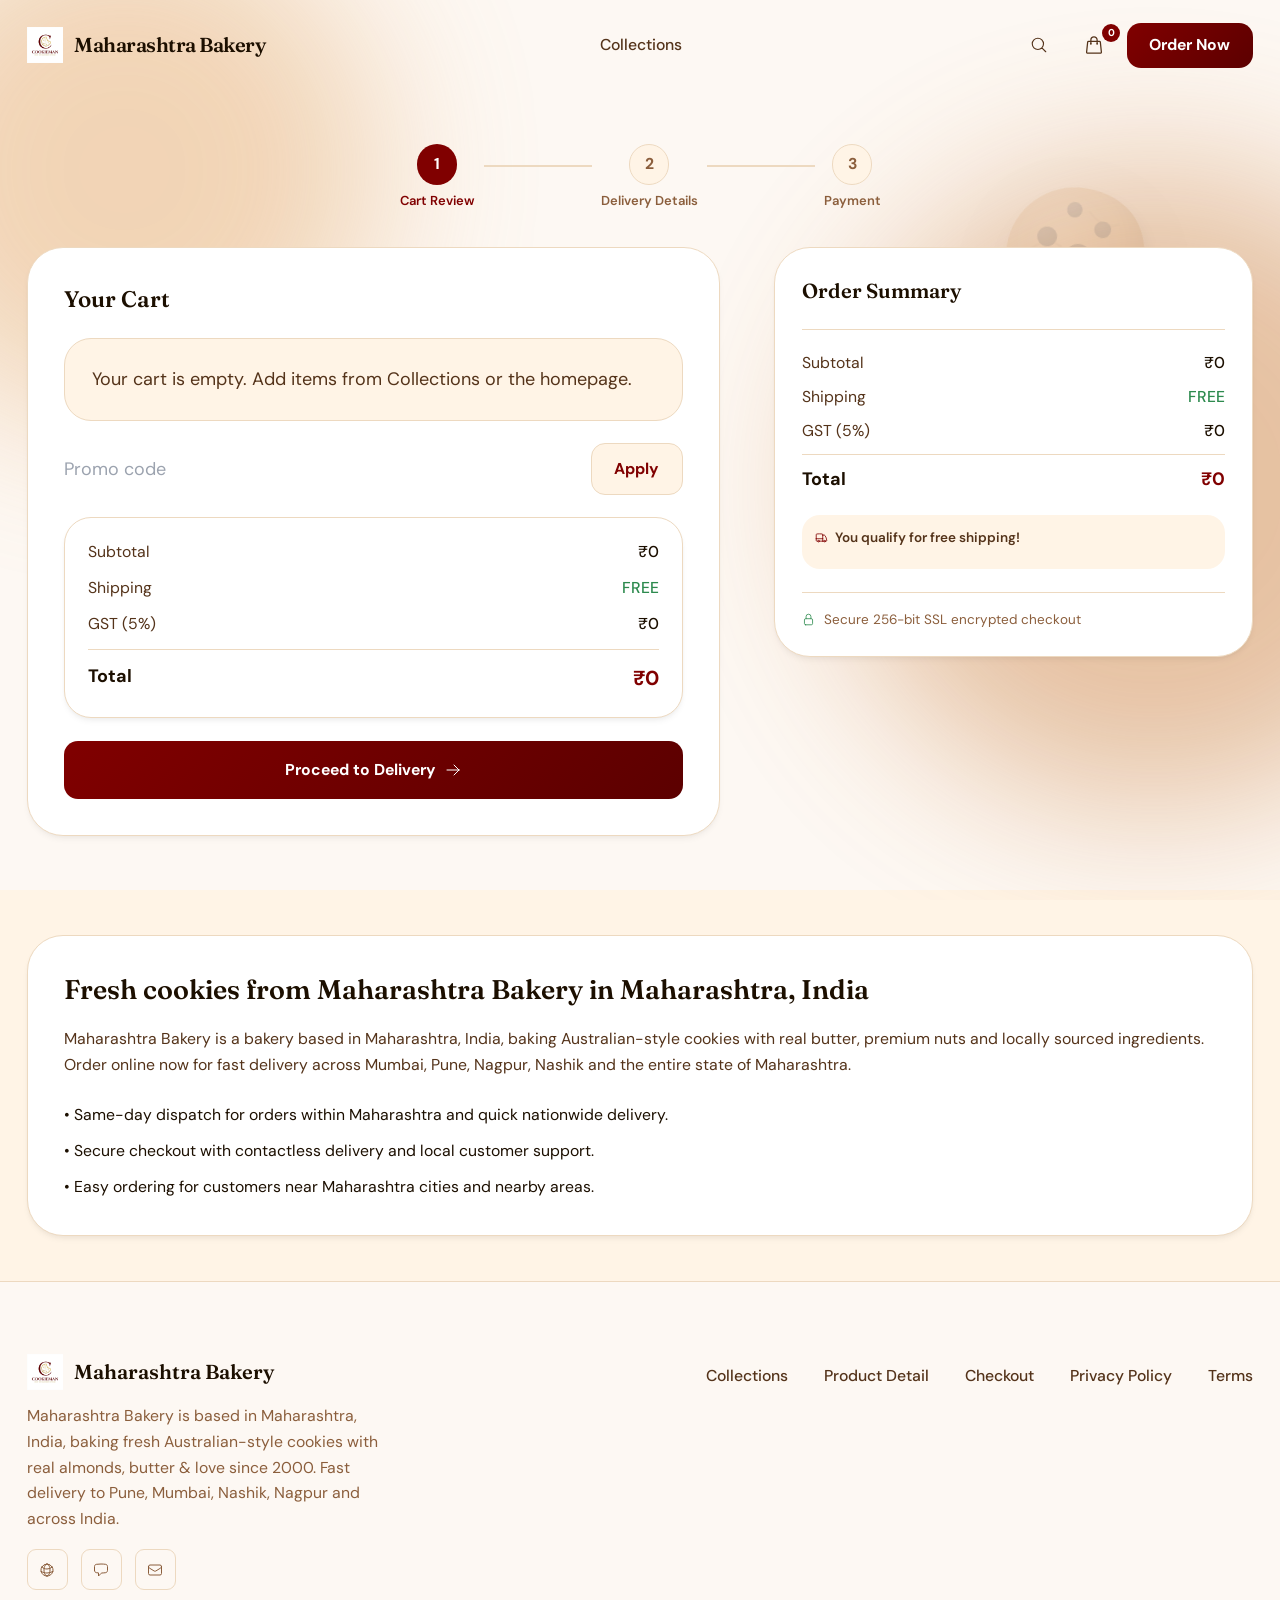
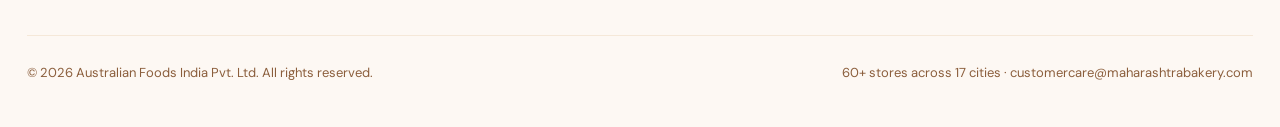
<file: checkout.html>
<!doctype html>
<html lang="en">

<head>
  <meta charset="utf-8" />
  <meta name="viewport" content="width=device-width, initial-scale=1.0" />

  <title>Checkout — Maharashtra Bakery | Maharashtra, India</title>
  <meta name="description"
    content="Secure checkout for Maharashtra Bakery in Maharashtra, India. Fresh baked cookies delivered across Pune, Mumbai, Nashik and all of India." />
  <meta property="og:title" content="Maharashtra Bakery — Premium Artisan Cookies" />
  <meta property="og:description"
    content="Fresh-baked Australian cookies, 50+ varieties. Real ingredients, delivered to your door." />
  <meta property="og:image" content="assets/images/logo.png" />
  <meta property="og:image:width" content="1200" />
  <meta property="og:image:height" content="630" />
  <meta name="twitter:card" content="summary_large_image" />
  <meta name="twitter:title" content="Maharashtra Bakery — Premium Artisan Cookies" />
  <meta name="twitter:description"
    content="Fresh-baked Australian cookies, 50+ varieties. Real ingredients, delivered to your door." />
  <meta name="twitter:image" content="assets/images/logo.png" />
  <meta name="twitter:image:width" content="1200" />
  <meta name="twitter:image:height" content="630" />

  <link
    href="https://fonts.googleapis.com/css2?family=Fraunces:ital,opsz,wght@0,9..144,300;0,9..144,400;0,9..144,600;0,9..144,700;1,9..144,400;1,9..144,600&family=DM+Sans:ital,opsz,wght@0,9..40,300;0,9..40,400;0,9..40,500;0,9..40,600;0,9..40,700;1,9..40,400&display=swap"
    rel="stylesheet">
  <link rel="stylesheet" href="style.css">
  <style>
    .removing-cart-item {
      opacity: 0;
      transform: translateX(15px);
      transition: opacity .22s ease, transform .22s ease;
    }

    .remove-btn svg {
      display: inline-block;
      min-width: 14px;
      min-height: 14px;
    }

    #orderConfirmationScreen.order-confirmation-screen {
      display: flex;
      align-items: center;
      justify-content: center;
    }

    #orderConfirmationScreen.order-confirmation-screen.hidden {
      display: none;
    }
  </style>
</head>

<body>
  <div class="min-h-screen bg-brand-bg">
    <header class="fixed top-0 left-0 right-0 z-50 transition-all duration-500 py-2 bg-transparent">
      <div class="max-w-[1440px] mx-auto px-4 sm:px-6 h-16 flex items-center justify-between gap-4">
        <a class="flex items-center gap-2.5 flex-shrink-0 group" href="index.html">
          <div class="flex items-center transition-transform group-hover:scale-105">
            <img alt="Logo" width="36" height="36" class="flex-shrink-0" style="color: transparent"
              src="assets/images/logo.png" />
          </div>
          <span
            class="font-display font-semibold text-lg text-brand-foreground tracking-tight hidden sm:block">Maharashtra
            Bakery</span>
        </a>
        <nav class="hidden lg:flex items-center gap-1">
          <a class="px-4 py-2 text-sm font-medium text-brand-muted hover:text-primary transition-colors rounded-lg hover:bg-brand-surface"
            href="collections.html">Collections</a>

        </nav>
        <div class="flex items-center gap-2">
          <button
            class="hidden sm:flex items-center gap-1.5 px-3 py-2 text-sm font-medium text-brand-muted hover:text-primary transition-colors rounded-lg hover:bg-brand-surface"
            aria-label="Search">
            <svg xmlns="http://www.w3.org/2000/svg" fill="none" viewBox="0 0 24 24" stroke-width="1.5"
              stroke="currentColor" aria-hidden="true" width="18" height="18" class=" ">
              <path stroke-linecap="round" stroke-linejoin="round"
                d="m21 21-5.197-5.197m0 0A7.5 7.5 0 1 0 5.196 5.196a7.5 7.5 0 0 0 10.607 10.607Z"></path>
            </svg>
          </button>
          <a class="relative flex items-center gap-1.5 px-3 py-2 text-sm font-medium text-brand-muted hover:text-primary transition-colors rounded-lg hover:bg-brand-surface"
            aria-label="Cart with 2 items" href="checkout.html">
            <svg xmlns="http://www.w3.org/2000/svg" fill="none" viewBox="0 0 24 24" stroke-width="1.5"
              stroke="currentColor" aria-hidden="true" width="20" height="20" class=" ">
              <path stroke-linecap="round" stroke-linejoin="round"
                d="M15.75 10.5V6a3.75 3.75 0 1 0-7.5 0v4.5m11.356-1.993 1.263 12c.07.665-.45 1.243-1.119 1.243H4.25a1.125 1.125 0 0 1-1.12-1.243l1.264-12A1.125 1.125 0 0 1 5.513 7.5h12.974c.576 0 1.059.435 1.119 1.007ZM8.625 10.5a.375.375 0 1 1-.75 0 .375.375 0 0 1 .75 0Zm7.5 0a.375.375 0 1 1-.75 0 .375.375 0 0 1 .75 0Z">
              </path>
            </svg>
            <span
              class="absolute -top-0.5 -right-0.5 w-4 h-4 bg-primary text-white text-[10px] font-bold rounded-full flex items-center justify-center">2</span>
          </a>
          <a class="hidden sm:flex btn-primary items-center gap-1.5 px-5 py-2.5 text-sm font-bold rounded-xl text-white"
            href="checkout.html">Order Now</a>
          <button
            class="lg:hidden flex items-center justify-center w-10 h-10 rounded-lg hover:bg-brand-surface transition-colors"
            aria-label="Open menu" aria-expanded="false">
            <svg xmlns="http://www.w3.org/2000/svg" fill="none" viewBox="0 0 24 24" stroke-width="1.5"
              stroke="currentColor" aria-hidden="true" width="22" height="22" class="text-brand-foreground">
              <path stroke-linecap="round" stroke-linejoin="round" d="M3.75 6.75h16.5M3.75 12h16.5m-16.5 5.25h16.5">
              </path>
            </svg>
          </button>
        </div>
      </div>
    </header>
    <div class="backdrop hidden fixed inset-0 z-40 bg-brand-dark/40 backdrop-blur-sm lg:hidden"></div>
    <div
      class="mobile-menu hidden fixed top-0 right-0 bottom-0 w-72 z-50 bg-brand-bg shadow-float lg:hidden flex flex-col">
      <div class="flex items-center justify-between p-5 border-b border-brand-border">
        <div class="flex items-center gap-2">
          <div class="flex items-center">
            <img alt="Logo" width="32" height="32" class="flex-shrink-0" style="color: transparent"
              src="assets/images/logo.png" />
          </div>
          <span class="font-display font-semibold text-base text-brand-foreground">Maharashtra Bakery</span>
        </div>
        <button class="w-9 h-9 flex items-center justify-center rounded-lg hover:bg-brand-surface transition-colors"
          aria-label="Close menu">
          <svg xmlns="http://www.w3.org/2000/svg" fill="none" viewBox="0 0 24 24" stroke-width="1.5"
            stroke="currentColor" aria-hidden="true" width="20" height="20" class="text-brand-muted">
            <path stroke-linecap="round" stroke-linejoin="round" d="M6 18 18 6M6 6l12 12"></path>
          </svg>
        </button>
      </div>
      <nav class="flex-1 p-5 space-y-1">
        <a class="flex items-center gap-3 px-4 py-3.5 text-base font-medium text-brand-muted hover:text-primary hover:bg-brand-surface rounded-xl transition-colors min-h-[44px]"
          href="collections.html">Collections</a>

      </nav>
      <div class="p-5 border-t border-brand-border space-y-3">
        <a class="btn-primary flex items-center justify-center gap-2 w-full py-3.5 text-sm font-bold rounded-xl text-white"
          href="checkout.html">
          <svg xmlns="http://www.w3.org/2000/svg" fill="none" viewBox="0 0 24 24" stroke-width="1.5"
            stroke="currentColor" aria-hidden="true" width="18" height="18" class=" ">
            <path stroke-linecap="round" stroke-linejoin="round"
              d="M15.75 10.5V6a3.75 3.75 0 1 0-7.5 0v4.5m11.356-1.993 1.263 12c.07.665-.45 1.243-1.119 1.243H4.25a1.125 1.125 0 0 1-1.12-1.243l1.264-12A1.125 1.125 0 0 1 5.513 7.5h12.974c.576 0 1.059.435 1.119 1.007ZM8.625 10.5a.375.375 0 1 1-.75 0 .375.375 0 0 1 .75 0Zm7.5 0a.375.375 0 1 1-.75 0 .375.375 0 0 1 .75 0Z">
            </path>
          </svg>View Cart (2)</a>
      </div>
    </div>
    <main class="pt-20">
      <div class="max-w-[1440px] mx-auto px-4 sm:px-6 py-8 sm:py-12">
        <div class="flex items-center justify-center gap-0 mb-8">
          <div class="flex flex-col items-center gap-1.5">
            <div
              class="w-9 h-9 rounded-full flex items-center justify-center text-sm font-bold transition-all bg-primary text-white animate-pulse-ring">
              1
            </div>
            <span class="text-[13px] font-semibold transition-colors hidden sm:block text-primary">Cart Review</span>
          </div>
          <div class="w-16 sm:w-24 h-0.5 mx-2 mb-5 transition-colors bg-brand-border"></div>
          <div class="flex flex-col items-center gap-1.5">
            <div
              class="w-9 h-9 rounded-full flex items-center justify-center text-sm font-bold transition-all bg-brand-surface text-brand-subtle border border-brand-border">
              2
            </div>
            <span class="text-[13px] font-semibold transition-colors hidden sm:block text-brand-subtle">Delivery
              Details</span>
          </div>
          <div class="w-16 sm:w-24 h-0.5 mx-2 mb-5 transition-colors bg-brand-border"></div>
          <div class="flex flex-col items-center gap-1.5">
            <div
              class="w-9 h-9 rounded-full flex items-center justify-center text-sm font-bold transition-all bg-brand-surface text-brand-subtle border border-brand-border">
              3
            </div>
            <span class="text-[13px] font-semibold transition-colors hidden sm:block text-brand-subtle">Payment</span>
          </div>
        </div>
        <div class="grid lg:grid-cols-12 gap-8 lg:gap-12 items-start">
          <div class="lg:col-span-7">
            <div class="bg-white rounded-4xl border border-brand-border shadow-card p-6 sm:p-8">
              <div class="space-y-5">
                <h2 class="font-display text-xl font-semibold text-brand-foreground">
                  Your Cart
                </h2>
                <div class="space-y-4" data-cart-items>
                  <div class="flex gap-4 bg-white rounded-3xl p-4 border border-brand-border shadow-card">
                    <div
                      class="w-20 h-20 rounded-2xl overflow-hidden flex-shrink-0 bg-brand-surface border border-brand-border-light">
                      <img alt="Almond Fingers cookies pack 250g" loading="lazy" width="80" height="80"
                        class="w-full h-full object-cover bg-gray-200" style="color: transparent"
                        src="https://img.rocket.new/generatedImages/rocket_gen_img_1a6d489c5-1776011036028.png" />
                    </div>
                    <div class="flex-1 min-w-0">
                      <p class="text-sm font-semibold text-brand-foreground leading-snug">
                        Almond Fingers
                      </p>
                      <p class="text-xs text-brand-subtle mt-0.5">250g</p>
                      <div class="flex items-center justify-between mt-3">
                        <div class="flex items-center gap-0 border border-brand-border rounded-xl overflow-hidden">
                          <button class="qty-btn w-9 h-9 flex items-center justify-center text-brand-muted"
                            aria-label="Decrease">
                            <svg xmlns="http://www.w3.org/2000/svg" fill="none" viewBox="0 0 24 24" stroke-width="1.5"
                              stroke="currentColor" aria-hidden="true" width="14" height="14" class=" ">
                              <path stroke-linecap="round" stroke-linejoin="round" d="M5 12h14"></path>
                            </svg>
                          </button>
                          <span
                            class="w-9 h-9 flex items-center justify-center text-sm font-bold text-brand-foreground border-x border-brand-border">2</span>
                          <button class="qty-btn w-9 h-9 flex items-center justify-center text-brand-muted"
                            aria-label="Increase">
                            <svg xmlns="http://www.w3.org/2000/svg" fill="none" viewBox="0 0 24 24" stroke-width="1.5"
                              stroke="currentColor" aria-hidden="true" width="14" height="14" class=" ">
                              <path stroke-linecap="round" stroke-linejoin="round" d="M12 4.5v15m7.5-7.5h-15"></path>
                            </svg>
                          </button>
                        </div>
                        <p class="text-base font-bold text-brand-foreground">
                          ₹790
                        </p>
                      </div>
                    </div>
                  </div>
                  <div class="flex gap-4 bg-white rounded-3xl p-4 border border-brand-border shadow-card">
                    <div
                      class="w-20 h-20 rounded-2xl overflow-hidden flex-shrink-0 bg-brand-surface border border-brand-border-light">
                      <img alt="Festive Cookie Gift Tin 500g" loading="lazy" width="80" height="80"
                        class="w-full h-full object-cover bg-gray-200" style="color: transparent"
                        src="https://images.unsplash.com/photo-1610897799366-318af40adad8" />
                    </div>
                    <div class="flex-1 min-w-0">
                      <p class="text-sm font-semibold text-brand-foreground leading-snug">
                        Festive Cookie Tin
                      </p>
                      <p class="text-xs text-brand-subtle mt-0.5">500g</p>
                      <div class="flex items-center justify-between mt-3">
                        <div class="flex items-center gap-0 border border-brand-border rounded-xl overflow-hidden">
                          <button class="qty-btn w-9 h-9 flex items-center justify-center text-brand-muted"
                            aria-label="Decrease">
                            <svg xmlns="http://www.w3.org/2000/svg" fill="none" viewBox="0 0 24 24" stroke-width="1.5"
                              stroke="currentColor" aria-hidden="true" width="14" height="14" class=" ">
                              <path stroke-linecap="round" stroke-linejoin="round" d="M5 12h14"></path>
                            </svg>
                          </button>
                          <span
                            class="w-9 h-9 flex items-center justify-center text-sm font-bold text-brand-foreground border-x border-brand-border">1</span>
                          <button class="qty-btn w-9 h-9 flex items-center justify-center text-brand-muted"
                            aria-label="Increase">
                            <svg xmlns="http://www.w3.org/2000/svg" fill="none" viewBox="0 0 24 24" stroke-width="1.5"
                              stroke="currentColor" aria-hidden="true" width="14" height="14" class=" ">
                              <path stroke-linecap="round" stroke-linejoin="round" d="M12 4.5v15m7.5-7.5h-15"></path>
                            </svg>
                          </button>
                        </div>
                        <p class="text-base font-bold text-brand-foreground">
                          ₹799
                        </p>
                      </div>
                    </div>
                  </div>
                </div>
                <div class="flex gap-2">
                  <input type="text" placeholder="Promo code" class="form-input flex-1" aria-label="Promo code" />
                  <button class="btn-secondary px-5 py-3 text-sm font-bold rounded-xl flex-shrink-0 min-h-[44px]">
                    Apply
                  </button>
                </div>
                <div class="bg-white rounded-3xl p-5 border border-brand-border shadow-card space-y-3">
                  <div class="flex justify-between text-sm text-brand-muted">
                    <span>Subtotal</span>
                    <span class="font-medium text-brand-foreground">₹1,589</span>
                  </div>
                  <div class="flex justify-between text-sm text-brand-muted">
                    <span>Shipping</span>
                    <span class="font-medium text-success">FREE</span>
                  </div>
                  <div class="flex justify-between text-sm text-brand-muted">
                    <span>GST (5%)</span>
                    <span class="font-medium text-brand-foreground">₹79</span>
                  </div>
                  <div class="h-px bg-brand-border"></div>
                  <div class="flex justify-between text-base font-bold text-brand-foreground">
                    <span>Total</span>
                    <span class="text-primary text-lg">₹1,668</span>
                  </div>
                </div>
                <button id="proceedToDeliveryButton" type="button"
                  class="btn-primary w-full flex items-center justify-center gap-2 py-4 text-sm font-bold rounded-2xl text-white">
                  Proceed to Delivery<svg xmlns="http://www.w3.org/2000/svg" fill="none" viewBox="0 0 24 24"
                    stroke-width="1.5" stroke="currentColor" aria-hidden="true" width="16" height="16" class=" ">
                    <path stroke-linecap="round" stroke-linejoin="round" d="M13.5 4.5 21 12m0 0-7.5 7.5M21 12H3"></path>
                  </svg>
                </button>
              </div>
            </div>
          </div>
          <div class="lg:col-span-5">
            <div class="bg-white rounded-4xl border border-brand-border shadow-card p-6 space-y-5 lg:sticky lg:top-24">
              <h3 class="font-display text-lg font-semibold text-brand-foreground">
                Order Summary
              </h3>
              <div class="space-y-4" data-order-summary-items>
                <div class="flex gap-3 items-center">
                  <div
                    class="relative w-14 h-14 rounded-2xl overflow-hidden flex-shrink-0 bg-brand-surface border border-brand-border-light">
                    <img alt="Almond Fingers cookies pack 250g" loading="lazy" width="56" height="56"
                      class="w-full h-full object-cover bg-gray-200" style="color: transparent"
                      src="https://img.rocket.new/generatedImages/rocket_gen_img_1a6d489c5-1776011036028.png" />
                    <span
                      class="absolute -top-1.5 -right-1.5 w-5 h-5 bg-primary text-white text-[10px] font-bold rounded-full flex items-center justify-center">2</span>
                  </div>
                  <div class="flex-1 min-w-0">
                    <p class="text-sm font-medium text-brand-foreground truncate">
                      Almond Fingers
                    </p>
                    <p class="text-xs text-brand-subtle">250g</p>
                  </div>
                  <p class="text-sm font-bold text-brand-foreground flex-shrink-0">
                    ₹790
                  </p>
                </div>
                <div class="flex gap-3 items-center">
                  <div
                    class="relative w-14 h-14 rounded-2xl overflow-hidden flex-shrink-0 bg-brand-surface border border-brand-border-light">
                    <img alt="Festive Cookie Gift Tin 500g" loading="lazy" width="56" height="56"
                      class="w-full h-full object-cover bg-gray-200" style="color: transparent"
                      src="https://images.unsplash.com/photo-1610897799366-318af40adad8" />
                    <span
                      class="absolute -top-1.5 -right-1.5 w-5 h-5 bg-primary text-white text-[10px] font-bold rounded-full flex items-center justify-center">1</span>
                  </div>
                  <div class="flex-1 min-w-0">
                    <p class="text-sm font-medium text-brand-foreground truncate">
                      Festive Cookie Tin
                    </p>
                    <p class="text-xs text-brand-subtle">500g</p>
                  </div>
                  <p class="text-sm font-bold text-brand-foreground flex-shrink-0">
                    ₹799
                  </p>
                </div>
              </div>
              <div class="h-px bg-brand-border"></div>
              <div class="space-y-2.5">
                <div class="flex justify-between text-sm text-brand-muted">
                  <span>Subtotal</span>
                  <span class="font-medium text-brand-foreground">₹1,589</span>
                </div>
                <div class="flex justify-between text-sm text-brand-muted">
                  <span>Shipping</span>
                  <span class="font-medium text-success">FREE</span>
                </div>
                <div class="flex justify-between text-sm text-brand-muted">
                  <span>GST (5%)</span>
                  <span class="font-medium text-brand-foreground">₹79</span>
                </div>
                <div class="h-px bg-brand-border"></div>
                <div class="flex justify-between text-base font-bold text-brand-foreground">
                  <span>Total</span>
                  <span class="text-primary">₹1,668</span>
                </div>
              </div>
              <div class="bg-brand-surface rounded-2xl p-3 space-y-2">
                <p class="text-xs font-semibold text-brand-muted flex items-center gap-1.5">
                  <svg xmlns="http://www.w3.org/2000/svg" fill="none" viewBox="0 0 24 24" stroke-width="1.5"
                    stroke="currentColor" aria-hidden="true" width="13" height="13" class="text-primary">
                    <path stroke-linecap="round" stroke-linejoin="round"
                      d="M8.25 18.75a1.5 1.5 0 0 1-3 0m3 0a1.5 1.5 0 0 0-3 0m3 0h6m-9 0H3.375a1.125 1.125 0 0 1-1.125-1.125V14.25m17.25 4.5a1.5 1.5 0 0 1-3 0m3 0a1.5 1.5 0 0 0-3 0m3 0h1.125c.621 0 1.129-.504 1.09-1.124a17.902 17.902 0 0 0-3.213-9.193 2.056 2.056 0 0 0-1.58-.86H14.25M16.5 18.75h-2.25m0-11.177v-.958c0-.568-.422-1.048-.987-1.106a48.554 48.554 0 0 0-10.026 0 1.106 1.106 0 0 0-.987 1.106v7.635m12-6.677v6.677m0 4.5v-4.5m0 0h-12">
                    </path>
                  </svg>You qualify for free shipping!
                </p>
                <div class="progress-bar">
                  <div class="progress-fill" style="width: 100%"></div>
                </div>
              </div>
              <div class="flex items-center gap-2 text-xs text-brand-subtle border-t border-brand-border pt-4">
                <svg xmlns="http://www.w3.org/2000/svg" fill="none" viewBox="0 0 24 24" stroke-width="1.5"
                  stroke="currentColor" aria-hidden="true" width="13" height="13" class="text-success flex-shrink-0">
                  <path stroke-linecap="round" stroke-linejoin="round"
                    d="M16.5 10.5V6.75a4.5 4.5 0 1 0-9 0v3.75m-.75 11.25h10.5a2.25 2.25 0 0 0 2.25-2.25v-6.75a2.25 2.25 0 0 0-2.25-2.25H6.75a2.25 2.25 0 0 0-2.25 2.25v6.75a2.25 2.25 0 0 0 2.25 2.25Z">
                  </path>
                </svg>Secure 256-bit SSL encrypted checkout
              </div>
            </div>
          </div>
        </div>
      </div>
    </main>
    <section class="bg-brand-surface py-10">
      <div class="max-w-[1440px] mx-auto px-4 sm:px-6">
        <div class="bg-white rounded-4xl border border-brand-border shadow-card p-6 sm:p-8">
          <h2 class="font-display text-2xl font-semibold text-brand-foreground">
            Fresh cookies from Maharashtra Bakery in Maharashtra, India
          </h2>
          <p class="mt-4 text-sm sm:text-base text-brand-muted leading-relaxed max-w-3xl">
            Maharashtra Bakery is a bakery based in Maharashtra, India, baking Australian-style cookies with real
            butter, premium nuts and locally sourced ingredients. Order online now for fast delivery across Mumbai,
            Pune, Nagpur, Nashik and the entire state of Maharashtra.
          </p>
          <ul class="mt-6 space-y-3 text-sm text-brand-foreground">
            <li>• Same-day dispatch for orders within Maharashtra and quick nationwide delivery.</li>
            <li>• Secure checkout with contactless delivery and local customer support.</li>
            <li>• Easy ordering for customers near Maharashtra cities and nearby areas.</li>
          </ul>
        </div>
      </div>
    </section>
    <section id="orderConfirmationScreen" class="hidden order-confirmation-screen"
      style="min-height:calc(100vh - 6rem); padding:2rem 1rem;">
      <div class="bg-white rounded-4xl border border-brand-border shadow-card p-8 text-center max-w-3xl w-full mx-auto"
        style="margin:0 auto;">
        <div
          class="mx-auto mb-6 w-16 h-16 rounded-full bg-success/10 text-success flex items-center justify-center text-3xl font-bold">
          ✓
        </div>
        <h2 class="font-display text-3xl font-semibold text-brand-foreground">
          Order Confirmed
        </h2>
        <p class="mt-4 text-brand-muted">
          Thank you for placing your order. Your payment will be processed securely.
        </p>
        <p class="mt-4 text-lg text-brand-foreground">
          Your order ID is <span id="orderIdText" class="font-semibold">CM000000</span>
        </p>
        <button id="continueShoppingBtn" class="mt-8 btn-primary px-8 py-3 rounded-xl text-white w-full sm:w-auto">
          Continue Shopping
        </button>
      </div>
    </section>
    <footer class="border-t border-brand-border bg-brand-bg pt-16 pb-10">
      <div class="max-w-[1440px] mx-auto px-4 sm:px-6">
        <div class="flex flex-col sm:flex-row sm:items-start sm:justify-between gap-8 mb-10">
          <div class="flex flex-col gap-3 max-w-xs">
            <a class="flex items-center gap-2.5 group w-fit" href="index.html">
              <div class="flex items-center transition-transform group-hover:scale-105">
                <img alt="Logo" width="36" height="36" class="flex-shrink-0" style="color: transparent"
                  src="assets/images/logo.png" />
              </div>
              <span class="font-display font-semibold text-lg text-brand-foreground">Maharashtra Bakery</span>
            </a>
            <p class="text-sm text-brand-subtle leading-relaxed">
              Maharashtra Bakery is based in Maharashtra, India, baking fresh
              Australian-style cookies with real almonds, butter &amp; love
              since 2000. Fast delivery to Pune, Mumbai, Nashik, Nagpur and
              across India.
            </p>
            <div class="flex items-center gap-3 mt-1">
              <a href="checkout#" aria-label="Instagram"
                class="w-9 h-9 flex items-center justify-center rounded-lg border border-brand-border text-brand-subtle hover:text-primary hover:border-primary transition-colors">
                <svg xmlns="http://www.w3.org/2000/svg" fill="none" viewBox="0 0 24 24" stroke-width="1.5"
                  stroke="currentColor" aria-hidden="true" width="16" height="16" class=" ">
                  <path stroke-linecap="round" stroke-linejoin="round"
                    d="M12 21a9.004 9.004 0 0 0 8.716-6.747M12 21a9.004 9.004 0 0 1-8.716-6.747M12 21c2.485 0 4.5-4.03 4.5-9S14.485 3 12 3m0 18c-2.485 0-4.5-4.03-4.5-9S9.515 3 12 3m0 0a8.997 8.997 0 0 1 7.843 4.582M12 3a8.997 8.997 0 0 0-7.843 4.582m15.686 0A11.953 11.953 0 0 1 12 10.5c-2.998 0-5.74-1.1-7.843-2.918m15.686 0A8.959 8.959 0 0 1 21 12c0 .778-.099 1.533-.284 2.253m0 0A17.919 17.919 0 0 1 12 16.5c-3.162 0-6.133-.815-8.716-2.247m0 0A9.015 9.015 0 0 1 3 12c0-1.605.42-3.113 1.157-4.418">
                  </path>
                </svg>
              </a>
              <a href="checkout#" aria-label="Twitter"
                class="w-9 h-9 flex items-center justify-center rounded-lg border border-brand-border text-brand-subtle hover:text-primary hover:border-primary transition-colors">
                <svg xmlns="http://www.w3.org/2000/svg" fill="none" viewBox="0 0 24 24" stroke-width="1.5"
                  stroke="currentColor" aria-hidden="true" width="16" height="16" class=" ">
                  <path stroke-linecap="round" stroke-linejoin="round"
                    d="M2.25 12.76c0 1.6 1.123 2.994 2.707 3.227 1.087.16 2.185.283 3.293.369V21l4.076-4.076a1.526 1.526 0 0 1 1.037-.443 48.282 48.282 0 0 0 5.68-.494c1.584-.233 2.707-1.626 2.707-3.228V6.741c0-1.602-1.123-2.995-2.707-3.228A48.394 48.394 0 0 0 12 3c-2.392 0-4.744.175-7.043.513C3.373 3.746 2.25 5.14 2.25 6.741v6.018Z">
                  </path>
                </svg>
              </a>
              <a href="mailto:customercare@maharashtrabakery.com" aria-label="Email"
                class="w-9 h-9 flex items-center justify-center rounded-lg border border-brand-border text-brand-subtle hover:text-primary hover:border-primary transition-colors">
                <svg xmlns="http://www.w3.org/2000/svg" fill="none" viewBox="0 0 24 24" stroke-width="1.5"
                  stroke="currentColor" aria-hidden="true" width="16" height="16" class=" ">
                  <path stroke-linecap="round" stroke-linejoin="round"
                    d="M21.75 6.75v10.5a2.25 2.25 0 0 1-2.25 2.25h-15a2.25 2.25 0 0 1-2.25-2.25V6.75m19.5 0A2.25 2.25 0 0 0 19.5 4.5h-15a2.25 2.25 0 0 0-2.25 2.25m19.5 0v.243a2.25 2.25 0 0 1-1.07 1.916l-7.5 4.615a2.25 2.25 0 0 1-2.36 0L3.32 8.91a2.25 2.25 0 0 1-1.07-1.916V6.75">
                  </path>
                </svg>
              </a>
            </div>
          </div>
          <nav class="flex flex-wrap gap-x-8 gap-y-3 sm:justify-end">
            <a class="text-sm font-medium text-brand-muted hover:text-primary transition-colors min-h-[44px] flex items-center"
              href="collections.html">Collections</a>
            <a class="text-sm font-medium text-brand-muted hover:text-primary transition-colors min-h-[44px] flex items-center"
              href="product-detail.html">Product Detail</a>
            <a class="text-sm font-medium text-brand-muted hover:text-primary transition-colors min-h-[44px] flex items-center"
              href="checkout.html">Checkout</a>
            <a class="text-sm font-medium text-brand-muted hover:text-primary transition-colors min-h-[44px] flex items-center"
              href="index.html">Privacy Policy</a>
            <a class="text-sm font-medium text-brand-muted hover:text-primary transition-colors min-h-[44px] flex items-center"
              href="index.html">Terms</a>
          </nav>
        </div>
        <div
          class="pt-6 border-t border-brand-border-light flex flex-col sm:flex-row sm:items-center sm:justify-between gap-3">
          <p class="text-[13px] text-brand-subtle">
            © 2026 Australian Foods India Pvt. Ltd. All rights reserved.
          </p>
          <p class="text-[13px] text-brand-subtle">
            60+ stores across 17 cities · customercare@maharashtrabakery.com
          </p>
        </div>
      </div>
    </footer>
  </div>
  <script src="app.js" defer></script>
</body>

</html>
</file>
<file: style.css>
/*! tailwindcss v3.4.1 | MIT License | https://tailwindcss.com*/*,:after,:before{box-sizing:border-box;border:0 solid #e5e7eb}:after,:before{--tw-content:""}:host,html{line-height:1.5;-webkit-text-size-adjust:100%;-moz-tab-size:4;-o-tab-size:4;tab-size:4;font-family:DM Sans,sans-serif;font-feature-settings:normal;font-variation-settings:normal;-webkit-tap-highlight-color:transparent;overflow-x:hidden;font-size:17px}@media (min-width:1024px){html{font-size:18px}}body{margin:0;line-height:inherit;overflow-x:hidden;width:100%;-webkit-font-smoothing:antialiased;-moz-osx-font-smoothing:grayscale}hr{height:0;color:inherit;border-top-width:1px}abbr:where([title]){-webkit-text-decoration:underline dotted;text-decoration:underline dotted}h1,h2,h3,h4,h5,h6{font-size:inherit;font-weight:inherit}a{color:inherit;text-decoration:inherit}b,strong{font-weight:bolder}code,kbd,pre,samp{font-family:ui-monospace,SFMono-Regular,Menlo,Monaco,Consolas,Liberation Mono,Courier New,monospace;font-feature-settings:normal;font-variation-settings:normal;font-size:1em}small{font-size:80%}sub,sup{font-size:75%;line-height:0;position:relative;vertical-align:initial}sub{bottom:-.25em}sup{top:-.5em}table{text-indent:0;border-color:inherit;border-collapse:collapse}button,input,optgroup,select,textarea{font-family:inherit;font-feature-settings:inherit;font-variation-settings:inherit;font-size:100%;font-weight:inherit;line-height:inherit;color:inherit;margin:0;padding:0}button,select{text-transform:none}[type=button],[type=reset],[type=submit],button{-webkit-appearance:button;appearance:button;background-color:initial;background-image:none}:-moz-focusring{outline:auto}:-moz-ui-invalid{box-shadow:none}progress{vertical-align:initial}::-webkit-inner-spin-button,::-webkit-outer-spin-button{height:auto}[type=search]{-webkit-appearance:textfield;appearance:textfield;outline-offset:-2px}::-webkit-search-decoration{-webkit-appearance:none;appearance:none}::-webkit-file-upload-button{-webkit-appearance:button;appearance:button;font:inherit}summary{display:list-item}blockquote,dd,dl,figure,h1,h2,h3,h4,h5,h6,hr,p,pre{margin:0}fieldset{margin:0}fieldset,legend{padding:0}menu,ol,ul{list-style:none;margin:0;padding:0}dialog{padding:0}textarea{resize:vertical}input::-moz-placeholder,textarea::-moz-placeholder{opacity:1;color:#9ca3af}input::placeholder,textarea::placeholder{opacity:1;color:#9ca3af}[role=button],button{cursor:pointer}:disabled{cursor:default}audio,canvas,embed,iframe,img,object,svg,video{display:block}img,video{max-width:100%;height:auto}[hidden]{display:none}*,::backdrop,:after,:before{--tw-border-spacing-x:0;--tw-border-spacing-y:0;--tw-translate-x:0;--tw-translate-y:0;--tw-rotate:0;--tw-skew-x:0;--tw-skew-y:0;--tw-scale-x:1;--tw-scale-y:1;--tw-pan-x: ;--tw-pan-y: ;--tw-pinch-zoom: ;--tw-scroll-snap-strictness:proximity;--tw-gradient-from-position: ;--tw-gradient-via-position: ;--tw-gradient-to-position: ;--tw-ordinal: ;--tw-slashed-zero: ;--tw-numeric-figure: ;--tw-numeric-spacing: ;--tw-numeric-fraction: ;--tw-ring-inset: ;--tw-ring-offset-width:0px;--tw-ring-offset-color:#fff;--tw-ring-color:#3b82f680;--tw-ring-offset-shadow:0 0 #0000;--tw-ring-shadow:0 0 #0000;--tw-shadow:0 0 #0000;--tw-shadow-colored:0 0 #0000;--tw-blur: ;--tw-brightness: ;--tw-contrast: ;--tw-grayscale: ;--tw-hue-rotate: ;--tw-invert: ;--tw-saturate: ;--tw-sepia: ;--tw-drop-shadow: ;--tw-backdrop-blur: ;--tw-backdrop-brightness: ;--tw-backdrop-contrast: ;--tw-backdrop-grayscale: ;--tw-backdrop-hue-rotate: ;--tw-backdrop-invert: ;--tw-backdrop-opacity: ;--tw-backdrop-saturate: ;--tw-backdrop-sepia: }.pointer-events-none{pointer-events:none}.visible{visibility:visible}.static{position:static}.fixed{position:fixed}.absolute{position:absolute}.relative{position:relative}.sticky{position:sticky}.inset-0{inset:0}.inset-x-0{left:0;right:0}.-right-0{right:0}.-right-0\.5{right:-.125rem}.-right-1{right:-.25rem}.-right-1\.5{right:-.375rem}.-right-2{right:-.5rem}.-top-0{top:0}.-top-0\.5{top:-.125rem}.-top-1{top:-.25rem}.-top-1\.5{top:-.375rem}.-top-2{top:-.5rem}.bottom-0{bottom:0}.bottom-4{bottom:1rem}.bottom-6{bottom:1.5rem}.left-0{left:0}.left-1\/2{left:50%}.left-3{left:.75rem}.left-4{left:1rem}.left-5{left:1.25rem}.left-\[22\%\]{left:22%}.right-0{right:0}.right-3{right:.75rem}.right-4{right:1rem}.right-5{right:1.25rem}.top-0{top:0}.top-1\/2{top:50%}.top-16{top:4rem}.top-24{top:6rem}.top-3{top:.75rem}.top-4{top:1rem}.top-5{top:1.25rem}.top-\[18\%\]{top:18%}.-z-10{z-index:-10}.z-10{z-index:10}.z-20{z-index:20}.z-30{z-index:30}.z-40{z-index:40}.z-50{z-index:50}.mx-2{margin-left:.5rem;margin-right:.5rem}.mx-auto{margin-left:auto;margin-right:auto}.my-2{margin-top:.5rem;margin-bottom:.5rem}.-mt-3{margin-top:-.75rem}.mb-1{margin-bottom:.25rem}.mb-1\.5{margin-bottom:.375rem}.mb-10{margin-bottom:2.5rem}.mb-12{margin-bottom:3rem}.mb-16{margin-bottom:4rem}.mb-2{margin-bottom:.5rem}.mb-3{margin-bottom:.75rem}.mb-4{margin-bottom:1rem}.mb-5{margin-bottom:1.25rem}.mb-6{margin-bottom:1.5rem}.mb-8{margin-bottom:2rem}.ml-1{margin-left:.25rem}.ml-1\.5{margin-left:.375rem}.ml-auto{margin-left:auto}.mr-1{margin-right:.25rem}.mt-0{margin-top:0}.mt-0\.5{margin-top:.125rem}.mt-1{margin-top:.25rem}.mt-2{margin-top:.5rem}.mt-3{margin-top:.75rem}.mt-4{margin-top:1rem}.mt-6{margin-top:1.5rem}.mt-8{margin-top:2rem}.block{display:block}.inline{display:inline}.flex{display:flex}.inline-flex{display:inline-flex}.grid{display:grid}.hidden{display:none}.aspect-\[16\/7\]{aspect-ratio:16/7}.aspect-\[3\/4\]{aspect-ratio:3/4}.aspect-\[4\/3\]{aspect-ratio:4/3}.aspect-\[4\/5\]{aspect-ratio:4/5}.aspect-square{aspect-ratio:1/1}.h-0{height:0}.h-0\.5{height:.125rem}.h-1{height:.25rem}.h-1\.5{height:.375rem}.h-10{height:2.5rem}.h-11{height:2.75rem}.h-14{height:3.5rem}.h-16{height:4rem}.h-20{height:5rem}.h-24{height:6rem}.h-4{height:1rem}.h-5{height:1.25rem}.h-8{height:2rem}.h-9{height:2.25rem}.h-\[400px\]{height:400px}.h-\[480px\]{height:480px}.h-\[60\%\]{height:60%}.h-\[600px\]{height:600px}.h-\[85\%\]{height:85%}.h-full{height:100%}.h-px{height:1px}.min-h-\[44px\]{min-height:44px}.min-h-screen{min-height:100vh}.w-1{width:.25rem}.w-1\.5{width:.375rem}.w-10{width:2.5rem}.w-11{width:2.75rem}.w-12{width:3rem}.w-14{width:3.5rem}.w-16{width:4rem}.w-20{width:5rem}.w-3{width:.75rem}.w-4{width:1rem}.w-5{width:1.25rem}.w-6{width:1.5rem}.w-72{width:18rem}.w-8{width:2rem}.w-9{width:2.25rem}.w-\[400px\]{width:400px}.w-\[42\%\]{width:42%}.w-\[52\%\]{width:52%}.w-\[55\%\]{width:55%}.w-\[600px\]{width:600px}.w-\[62\%\]{width:62%}.w-\[65\%\]{width:65%}.w-fit{width:-moz-fit-content;width:fit-content}.w-full{width:100%}.w-px{width:1px}.min-w-0{min-width:0}.max-w-2xl{max-width:42rem}.max-w-7xl{max-width:80rem}.max-w-lg{max-width:32rem}.max-w-xl{max-width:36rem}.max-w-xs{max-width:20rem}.flex-1{flex:1 1 0%}.flex-shrink-0{flex-shrink:0}.-translate-x-1\/2{--tw-translate-x:-50%}.-translate-x-1\/2,.-translate-y-1\/2{transform:translate(var(--tw-translate-x),var(--tw-translate-y)) rotate(var(--tw-rotate)) skewX(var(--tw-skew-x)) skewY(var(--tw-skew-y)) scaleX(var(--tw-scale-x)) scaleY(var(--tw-scale-y))}.-translate-y-1\/2{--tw-translate-y:-50%}.cursor-pointer{cursor:pointer}.cursor-zoom-in{cursor:zoom-in}.grid-cols-1{grid-template-columns:repeat(1,minmax(0,1fr))}.grid-cols-2{grid-template-columns:repeat(2,minmax(0,1fr))}.flex-col{flex-direction:column}.flex-wrap{flex-wrap:wrap}.items-start{align-items:flex-start}.items-end{align-items:flex-end}.items-center{align-items:center}.items-baseline{align-items:baseline}.justify-center{justify-content:center}.justify-between{justify-content:space-between}.gap-0{gap:0}.gap-0\.5{gap:.125rem}.gap-1{gap:.25rem}.gap-1\.5{gap:.375rem}.gap-10{gap:2.5rem}.gap-12{gap:3rem}.gap-2{gap:.5rem}.gap-2\.5{gap:.625rem}.gap-3{gap:.75rem}.gap-4{gap:1rem}.gap-5{gap:1.25rem}.gap-6{gap:1.5rem}.gap-8{gap:2rem}.gap-px{gap:1px}.gap-x-8{-moz-column-gap:2rem;column-gap:2rem}.gap-y-3{row-gap:.75rem}.space-y-1>:not([hidden])~:not([hidden]){--tw-space-y-reverse:0;margin-top:calc(.25rem*(1 - var(--tw-space-y-reverse)));margin-bottom:calc(.25rem*var(--tw-space-y-reverse))}.space-y-2>:not([hidden])~:not([hidden]){--tw-space-y-reverse:0;margin-top:calc(.5rem*(1 - var(--tw-space-y-reverse)));margin-bottom:calc(.5rem*var(--tw-space-y-reverse))}.space-y-2\.5>:not([hidden])~:not([hidden]){--tw-space-y-reverse:0;margin-top:calc(.625rem*(1 - var(--tw-space-y-reverse)));margin-bottom:calc(.625rem*var(--tw-space-y-reverse))}.space-y-3>:not([hidden])~:not([hidden]){--tw-space-y-reverse:0;margin-top:calc(.75rem*(1 - var(--tw-space-y-reverse)));margin-bottom:calc(.75rem*var(--tw-space-y-reverse))}.space-y-4>:not([hidden])~:not([hidden]){--tw-space-y-reverse:0;margin-top:calc(1rem*(1 - var(--tw-space-y-reverse)));margin-bottom:calc(1rem*var(--tw-space-y-reverse))}.space-y-5>:not([hidden])~:not([hidden]){--tw-space-y-reverse:0;margin-top:calc(1.25rem*(1 - var(--tw-space-y-reverse)));margin-bottom:calc(1.25rem*var(--tw-space-y-reverse))}.space-y-6>:not([hidden])~:not([hidden]){--tw-space-y-reverse:0;margin-top:calc(1.5rem*(1 - var(--tw-space-y-reverse)));margin-bottom:calc(1.5rem*var(--tw-space-y-reverse))}.space-y-8>:not([hidden])~:not([hidden]){--tw-space-y-reverse:0;margin-top:calc(2rem*(1 - var(--tw-space-y-reverse)));margin-bottom:calc(2rem*var(--tw-space-y-reverse))}.overflow-hidden{overflow:hidden}.overflow-x-auto{overflow-x:auto}.truncate{overflow:hidden;text-overflow:ellipsis;white-space:nowrap}.rounded-2xl{border-radius:1rem}.rounded-3xl{border-radius:1.5rem}.rounded-4xl{border-radius:2rem}.rounded-full{border-radius:9999px}.rounded-lg{border-radius:.5rem}.rounded-xl{border-radius:.75rem}.rounded-l-2xl{border-top-left-radius:1rem;border-bottom-left-radius:1rem}.rounded-r-2xl{border-top-right-radius:1rem;border-bottom-right-radius:1rem}.border{border-width:1px}.border-2{border-width:2px}.border-x{border-left-width:1px;border-right-width:1px}.border-b{border-bottom-width:1px}.border-t{border-top-width:1px}.border-brand-border{border-color:var(--border)}.border-brand-border-light{border-color:var(--border-light)}.border-primary{border-color:var(--primary)}.bg-accent{background-color:var(--accent)}.bg-brand-bg{background-color:var(--bg)}.bg-brand-border{background-color:var(--border)}.bg-brand-foreground{background-color:var(--foreground)}.bg-brand-surface{background-color:var(--surface)}.bg-gray-200{--tw-bg-opacity:1;background-color:rgb(229 231 235/var(--tw-bg-opacity))}.bg-primary{background-color:var(--primary)}.bg-success{background-color:var(--success)}.bg-transparent{background-color:initial}.bg-white{--tw-bg-opacity:1;background-color:rgb(255 255 255/var(--tw-bg-opacity))}.bg-white\/20{background-color:#fff3}.bg-white\/50{background-color:#ffffff80}.bg-white\/80{background-color:#fffc}.bg-gradient-to-t{background-image:linear-gradient(to top,var(--tw-gradient-stops))}.via-transparent{--tw-gradient-to:#0000 var(--tw-gradient-to-position);--tw-gradient-stops:var(--tw-gradient-from),#0000 var(--tw-gradient-via-position),var(--tw-gradient-to)}.to-transparent{--tw-gradient-to:#0000 var(--tw-gradient-to-position)}.object-cover{-o-object-fit:cover;object-fit:cover}.p-2{padding:.5rem}.p-3{padding:.75rem}.p-4{padding:1rem}.p-5{padding:1.25rem}.p-6{padding:1.5rem}.p-7{padding:1.75rem}.p-8{padding:2rem}.px-1{padding-left:.25rem;padding-right:.25rem}.px-1\.5{padding-left:.375rem;padding-right:.375rem}.px-2{padding-left:.5rem;padding-right:.5rem}.px-2\.5{padding-left:.625rem;padding-right:.625rem}.px-3{padding-left:.75rem;padding-right:.75rem}.px-3\.5{padding-left:.875rem;padding-right:.875rem}.px-4{padding-left:1rem;padding-right:1rem}.px-5{padding-left:1.25rem;padding-right:1.25rem}.px-7{padding-left:1.75rem;padding-right:1.75rem}.py-0{padding-top:0;padding-bottom:0}.py-0\.5{padding-top:.125rem;padding-bottom:.125rem}.py-1{padding-top:.25rem;padding-bottom:.25rem}.py-1\.5{padding-top:.375rem;padding-bottom:.375rem}.py-10{padding-top:2.5rem;padding-bottom:2.5rem}.py-12{padding-top:3rem;padding-bottom:3rem}.py-16{padding-top:4rem;padding-bottom:4rem}.py-2{padding-top:.5rem;padding-bottom:.5rem}.py-2\.5{padding-top:.625rem;padding-bottom:.625rem}.py-3{padding-top:.75rem;padding-bottom:.75rem}.py-3\.5{padding-top:.875rem;padding-bottom:.875rem}.py-4{padding-top:1rem;padding-bottom:1rem}.py-6{padding-top:1.5rem;padding-bottom:1.5rem}.py-8{padding-top:2rem;padding-bottom:2rem}.pb-0{padding-bottom:0}.pb-0\.5{padding-bottom:.125rem}.pb-1{padding-bottom:.25rem}.pb-10{padding-bottom:2.5rem}.pb-12{padding-bottom:3rem}.pb-8{padding-bottom:2rem}.pt-16{padding-top:4rem}.pt-2{padding-top:.5rem}.pt-20{padding-top:5rem}.pt-24{padding-top:6rem}.pt-4{padding-top:1rem}.pt-5{padding-top:1.25rem}.pt-6{padding-top:1.5rem}.pt-8{padding-top:2rem}.text-center{text-align:center}.text-right{text-align:right}.font-display{font-family:Fraunces,serif}.text-2xl{font-size:1.5rem;line-height:2rem}.text-3xl{font-size:1.875rem;line-height:2.25rem}.text-4xl{font-size:2.25rem;line-height:2.5rem}.text-6xl{font-size:3.75rem;line-height:1}.text-\[10px\]{font-size:10px}.text-\[11px\]{font-size:11px}.text-\[13px\]{font-size:13px}.text-\[9px\]{font-size:9px}.text-base{font-size:1rem;line-height:1.5rem}.text-lg{font-size:1.125rem;line-height:1.75rem}.text-sm{font-size:.875rem;line-height:1.25rem}.text-xl{font-size:1.25rem;line-height:1.75rem}.text-xs{font-size:.75rem;line-height:1rem}.font-bold{font-weight:700}.font-medium{font-weight:500}.font-semibold{font-weight:600}.uppercase{text-transform:uppercase}.italic{font-style:italic}.leading-relaxed{line-height:1.625}.leading-snug{line-height:1.375}.leading-tight{line-height:1.25}.tracking-\[0\.3em\]{letter-spacing:.3em}.tracking-tight{letter-spacing:-.025em}.tracking-widest{letter-spacing:.1em}.text-accent{color:var(--accent)}.text-brand-border{color:var(--border)}.text-brand-foreground{color:var(--foreground)}.text-brand-muted{color:var(--foreground-muted)}.text-brand-subtle{color:var(--foreground-subtle)}.text-primary{color:var(--primary)}.text-success{color:var(--success)}.text-white{--tw-text-opacity:1;color:rgb(255 255 255/var(--tw-text-opacity))}.line-through{text-decoration-line:line-through}.opacity-0{opacity:0}.shadow-card{--tw-shadow:0 4px 6px -1px #1c0f000d,0 2px 4px -1px #1c0f0008;--tw-shadow-colored:0 4px 6px -1px var(--tw-shadow-color),0 2px 4px -1px var(--tw-shadow-color)}.shadow-card,.shadow-float{box-shadow:var(--tw-ring-offset-shadow,0 0 #0000),var(--tw-ring-shadow,0 0 #0000),var(--tw-shadow)}.shadow-float{--tw-shadow:0 20px 25px -5px #1c0f001a,0 10px 10px -5px #1c0f000a;--tw-shadow-colored:0 20px 25px -5px var(--tw-shadow-color),0 10px 10px -5px var(--tw-shadow-color)}.outline-none{outline:2px solid #0000;outline-offset:2px}.blur-\[100px\]{--tw-blur:blur(100px)}.blur-\[100px\],.blur-\[120px\]{filter:var(--tw-blur) var(--tw-brightness) var(--tw-contrast) var(--tw-grayscale) var(--tw-hue-rotate) var(--tw-invert) var(--tw-saturate) var(--tw-sepia) var(--tw-drop-shadow)}.blur-\[120px\]{--tw-blur:blur(120px)}.backdrop-blur-sm{--tw-backdrop-blur:blur(4px)}.backdrop-blur-sm,.backdrop-blur-xl{-webkit-backdrop-filter:var(--tw-backdrop-blur) var(--tw-backdrop-brightness) var(--tw-backdrop-contrast) var(--tw-backdrop-grayscale) var(--tw-backdrop-hue-rotate) var(--tw-backdrop-invert) var(--tw-backdrop-opacity) var(--tw-backdrop-saturate) var(--tw-backdrop-sepia);backdrop-filter:var(--tw-backdrop-blur) var(--tw-backdrop-brightness) var(--tw-backdrop-contrast) var(--tw-backdrop-grayscale) var(--tw-backdrop-hue-rotate) var(--tw-backdrop-invert) var(--tw-backdrop-opacity) var(--tw-backdrop-saturate) var(--tw-backdrop-sepia)}.backdrop-blur-xl{--tw-backdrop-blur:blur(24px)}.transition-all{transition-property:all;transition-timing-function:cubic-bezier(.4,0,.2,1);transition-duration:.15s}.transition-colors{transition-property:color,background-color,border-color,text-decoration-color,fill,stroke;transition-timing-function:cubic-bezier(.4,0,.2,1);transition-duration:.15s}.transition-opacity{transition-property:opacity;transition-timing-function:cubic-bezier(.4,0,.2,1);transition-duration:.15s}.transition-transform{transition-property:transform;transition-timing-function:cubic-bezier(.4,0,.2,1);transition-duration:.15s}.duration-500{transition-duration:.5s}:root{--primary:maroon;--primary-dark:#5c0000;--primary-light:brown;--accent:#f5a623;--accent-light:#fbbf24;--accent-dark:#d4890a;--bg:#fdf8f3;--surface:#fff4e6;--surface-2:#fef0d9;--foreground:#1c0f00;--foreground-muted:#54331a;--foreground-subtle:#8b5e3c;--dark:#2d1800;--border:#edd9c0;--border-light:#f5e8d8;--success:#2d8a4e;--error:#c0392b}.font-display{font-family:Fraunces,serif}.btn-primary{background:linear-gradient(135deg,var(--primary) 0,var(--primary-dark) 100%);color:#fff;font-weight:700;border-radius:14px;transition:all .3s ease}.btn-secondary{background:var(--surface);color:var(--primary);border:1.5px solid var(--border);border-radius:14px}.glass{background:#fff4e6bf;-webkit-backdrop-filter:blur(14px);backdrop-filter:blur(14px);border:1px solid #edd9c099}.reveal-hidden{opacity:0;transform:translateY(28px);transition:opacity .7s cubic-bezier(.22,1,.36,1),transform .7s cubic-bezier(.22,1,.36,1)}.reveal-hidden.is-visible{opacity:1;transform:none}.bg-success{background-color:var(--success)}.hover\:border-primary:hover{border-color:var(--primary)}.hover\:bg-amber-50:hover{--tw-bg-opacity:1;background-color:rgb(255 251 235/var(--tw-bg-opacity))}.hover\:bg-brand-surface:hover{background-color:var(--surface)}.hover\:bg-orange-50:hover{--tw-bg-opacity:1;background-color:rgb(255 247 237/var(--tw-bg-opacity))}.hover\:bg-primary:hover{background-color:var(--primary)}.hover\:bg-stone-50:hover{--tw-bg-opacity:1;background-color:rgb(250 250 249/var(--tw-bg-opacity))}.hover\:bg-white\/90:hover{background-color:#ffffffe6}.hover\:bg-yellow-50:hover{--tw-bg-opacity:1;background-color:rgb(254 252 232/var(--tw-bg-opacity))}.hover\:text-primary:hover{color:var(--primary)}.hover\:text-primary-dark:hover{color:var(--primary-dark)}.hover\:text-white:hover{--tw-text-opacity:1;color:rgb(255 255 255/var(--tw-text-opacity))}.focus\:ring-2:focus{--tw-ring-offset-shadow:var(--tw-ring-inset) 0 0 0 var(--tw-ring-offset-width) var(--tw-ring-offset-color);--tw-ring-shadow:var(--tw-ring-inset) 0 0 0 calc(2px + var(--tw-ring-offset-width)) var(--tw-ring-color);box-shadow:var(--tw-ring-offset-shadow),var(--tw-ring-shadow),var(--tw-shadow,0 0 #0000)}.group:hover .group-hover\:translate-x-1{--tw-translate-x:0.25rem}.group:hover .group-hover\:scale-105,.group:hover .group-hover\:translate-x-1{transform:translate(var(--tw-translate-x),var(--tw-translate-y)) rotate(var(--tw-rotate)) skewX(var(--tw-skew-x)) skewY(var(--tw-skew-y)) scaleX(var(--tw-scale-x)) scaleY(var(--tw-scale-y))}.group:hover .group-hover\:scale-105{--tw-scale-x:1.05;--tw-scale-y:1.05}.group:hover .group-hover\:scale-110{--tw-scale-x:1.1;--tw-scale-y:1.1;transform:translate(var(--tw-translate-x),var(--tw-translate-y)) rotate(var(--tw-rotate)) skewX(var(--tw-skew-x)) skewY(var(--tw-skew-y)) scaleX(var(--tw-scale-x)) scaleY(var(--tw-scale-y))}.group:hover .group-hover\:bg-primary{background-color:var(--primary)}.group:hover .group-hover\:text-white,.group\/btn:hover .group-hover\/btn\:text-white{--tw-text-opacity:1;color:rgb(255 255 255/var(--tw-text-opacity))}.group:hover .group-hover\:opacity-100{opacity:1}@media (min-width:640px){.sm\:col-span-2{grid-column:span 2/span 2}.sm\:block{display:block}.sm\:inline{display:inline}.sm\:flex{display:flex}.sm\:aspect-\[21\/9\]{aspect-ratio:21/9}.sm\:aspect-square{aspect-ratio:1/1}.sm\:h-24{height:6rem}.sm\:h-\[460px\]{height:460px}.sm\:h-\[520px\]{height:520px}.sm\:w-24{width:6rem}.sm\:grid-cols-2{grid-template-columns:repeat(2,minmax(0,1fr))}.sm\:grid-cols-3{grid-template-columns:repeat(3,minmax(0,1fr))}.sm\:grid-cols-4{grid-template-columns:repeat(4,minmax(0,1fr))}.sm\:flex-row{flex-direction:row}.sm\:items-start{align-items:flex-start}.sm\:items-center{align-items:center}.sm\:justify-end{justify-content:flex-end}.sm\:justify-between{justify-content:space-between}.sm\:gap-6{gap:1.5rem}.sm\:gap-8{gap:2rem}.sm\:p-8{padding:2rem}.sm\:px-6{padding-left:1.5rem;padding-right:1.5rem}.sm\:py-10{padding-top:2.5rem;padding-bottom:2.5rem}.sm\:py-12{padding-top:3rem;padding-bottom:3rem}.sm\:py-14{padding-top:3.5rem;padding-bottom:3.5rem}.sm\:py-16{padding-top:4rem;padding-bottom:4rem}.sm\:py-20{padding-top:5rem;padding-bottom:5rem}.sm\:text-3xl{font-size:1.875rem;line-height:2.25rem}}@media (min-width:768px){.md\:flex-row{flex-direction:row}.md\:items-end{align-items:flex-end}}@media (min-width:1024px){.lg\:sticky{position:sticky}.lg\:top-24{top:6rem}.lg\:col-span-2{grid-column:span 2/span 2}.lg\:col-span-4{grid-column:span 4/span 4}.lg\:col-span-5{grid-column:span 5/span 5}.lg\:col-span-6{grid-column:span 6/span 6}.lg\:col-span-7{grid-column:span 7/span 7}.lg\:col-span-8{grid-column:span 8/span 8}.lg\:flex{display:flex}.lg\:hidden{display:none}.lg\:grid-cols-12{grid-template-columns:repeat(12,minmax(0,1fr))}.lg\:grid-cols-3{grid-template-columns:repeat(3,minmax(0,1fr))}.lg\:grid-cols-4{grid-template-columns:repeat(4,minmax(0,1fr))}.lg\:gap-12{gap:3rem}.lg\:gap-16{gap:4rem}}
/* Hero Section Full Background Video */
.hero-section {
  position: relative;
  width: 100%;
  min-height: 100vh;
  height: 100vh;
  display: flex;
  align-items: center;
  justify-content: center;
  background: #1a1a1a;
}

@supports (height: 100svh) {
  .hero-section {
    min-height: 100svh;
    height: 100svh;
  }
}

.hero-section .hero-video-main,
.hero-section .hero-video-blur {
  position: absolute !important;
  top: 0;
  left: 0;
  width: 100% !important;
  height: 100% !important;
  min-width: 100%;
  min-height: 100%;
  max-width: none;
  max-height: none;
  display: block;
  background-color: #000;
  will-change: transform;
  -webkit-backface-visibility: hidden;
  backface-visibility: hidden;
}

.hero-section .hero-video-blur {
  object-fit: cover;
  object-position: center;
  filter: blur(18px) brightness(0.75);
  transform: scale(1.08);
  z-index: 0;
}

.hero-section .hero-video-main {
  object-fit: cover;
  object-position: center;
  z-index: 1;
}

.hero-section .hero-video-overlay {
  z-index: 2;
}

@media (max-width: 768px) {
  .hero-section {
    background: #000;
    padding-top: 0;
    min-height: 0;
    height: clamp(380px, 70svh, 560px);
    max-height: 560px;
  }

  .hero-section .hero-video-main {
    object-fit: cover;
    object-position: center;
  }
}

/* Premium Video Animations and Effects */
.hero-video-container {
  animation: slideInRight 0.8s cubic-bezier(0.22, 1, 0.36, 1) forwards;
  position: relative;
  width: 100%;
  height: 100%;
}

.hero-video-container video {
  width: 100%;
  height: 100%;
  object-fit: cover;
  display: block;
  background-color: #f5f5f5;
  will-change: transform;
  -webkit-backface-visibility: hidden;
  backface-visibility: hidden;
}

/* Ensure video plays smoothly on mobile */
@supports (aspect-ratio: auto) {
  .hero-video-container {
    aspect-ratio: auto;
  }
}
@keyframes slideInRight {
  from {
    opacity: 0;
    transform: translateX(30px);
  }
  to {
    opacity: 1;
    transform: translateX(0);
  }
}

@keyframes slideInLeft {
  from {
    opacity: 0;
    transform: translateX(-30px);
  }
  to {
    opacity: 1;
    transform: translateX(0);
  }
}

@keyframes fadeInUp {
  from {
    opacity: 0;
    transform: translateY(20px);
  }
  to {
    opacity: 1;
    transform: translateY(0);
  }
}

@keyframes scaleIn {
  from {
    opacity: 0;
    transform: scale(0.95);
  }
  to {
    opacity: 1;
    transform: scale(1);
  }
}

/* Apply animations to hero video */
.hero-video-container {
  animation: slideInRight 0.8s cubic-bezier(0.22, 1, 0.36, 1) forwards;
}

/* Image animations */
.product-img-wrap {
  transition: transform 0.5s cubic-bezier(0.22, 1, 0.36, 1);
}

.collection-card:hover .product-img-wrap {
  transform: scale(1.05);
}

/* Premium shadow effects */
.shadow-warm-md {
  box-shadow: 0 10px 15px -3px rgba(28, 15, 0, 0.08);
}

/* Text gradient effect */
.text-gradient {
  background: linear-gradient(135deg, #8b4513 0%, #d2691e 100%);
  -webkit-background-clip: text;
  -webkit-text-fill-color: transparent;
  background-clip: text;
}

/* Floating animation for badges */
@keyframes floating {
  0%, 100% {
    transform: translateY(0px);
  }
  50% {
    transform: translateY(-8px);
  }
}

.animate-float {
  animation: floating 3s ease-in-out infinite;
}

/* Smooth transitions for interactive elements */
a, button {
  transition: opacity 0.3s ease, transform 0.3s ease, background-color 0.3s ease, border-color 0.3s ease, box-shadow 0.3s ease;
}

/* Video container responsive sizing */
@media (max-width: 1024px) {
  .hero-video-container {
    min-height: 300px;
  }
}

@media (max-width: 640px) {
  .hero-video-container {
    min-height: 250px;
    width: 100% !important;
    height: auto !important;
  }
}

/* Smooth scrollbar styling */
.scrollbar-hide::-webkit-scrollbar {
  display: none;
}

.scrollbar-hide {
  -ms-overflow-style: none;
  scrollbar-width: none;
}

/* Premium Header Styles */
header.scrolled {
  background-color: rgba(253, 248, 243, 0.98) !important;
  backdrop-filter: saturate(180%) blur(8px);
  -webkit-backdrop-filter: saturate(180%) blur(8px);
  box-shadow: 0 4px 6px -1px rgba(28, 15, 0, 0.05);
  border-bottom: 1px solid rgba(237, 217, 192, 0.3);
}

/* Home Header Transparent State (Text white over dark video) */
.header-transparent-dark-bg:not(.scrolled) .text-brand-foreground {
  color: #ffffff !important;
}
.header-transparent-dark-bg:not(.scrolled) .text-brand-muted {
  color: rgba(255, 255, 255, 0.8) !important;
}
.header-transparent-dark-bg:not(.scrolled) .text-brand-muted:hover,
.header-transparent-dark-bg:not(.scrolled) .hover\:text-primary:hover {
  color: #ffffff !important;
}
.header-transparent-dark-bg:not(.scrolled) .hover\:bg-brand-surface:hover {
  background-color: rgba(255, 255, 255, 0.15) !important;
}

.header-transparent-dark-bg:not(.scrolled) svg {
  color: #ffffff !important;
}


.text-shadow-premium {
  text-shadow: 0 4px 12px rgba(0,0,0,0.4), 0 2px 4px rgba(0,0,0,0.6);
}
.text-shadow-strong {
  text-shadow: 0 4px 16px rgba(0,0,0,0.8), 0 2px 8px rgba(0,0,0,0.6);
}


.hero-offset-text {
  display: block;
  transform: translateX(5%);
}
@media (min-width: 640px) {
  .hero-offset-text {
    transform: translateX(4rem);
  }
}
@media (min-width: 1024px) {
  .hero-offset-text {
    transform: translateX(10rem);
  }
}
.hero-title {
  font-size: clamp(2.2rem, 8vw, 6rem) !important;
}

/* Missing utility classes to fix layout glitches */
.appearance-none {
  -webkit-appearance: none;
  appearance: none;
}

.whitespace-nowrap {
  white-space: nowrap;
}

.inset-y-0 {
  top: 0;
  bottom: 0;
}

.collection-card {
  will-change: transform, opacity;
}

/* Ensure reveal animations are smooth and consistent */
.reveal-hidden {
  opacity: 0;
  transform: translateY(20px);
  transition: opacity 0.6s cubic-bezier(0.22, 1, 0.36, 1), transform 0.6s cubic-bezier(0.22, 1, 0.36, 1);
  will-change: transform, opacity;
}

.reveal-hidden.is-visible {
  opacity: 1 !important;
  transform: none !important;
}

@media (max-width: 768px) {
  .collage-stack {
    position: static;
    height: auto;
    display: grid;
    gap: 12px;
  }

  .collage-stack .collage-image {
    position: relative;
    top: auto;
    right: auto;
    bottom: auto;
    left: auto;
    width: 100% !important;
  }

  .collage-stack .collage-badge {
    position: relative;
    top: auto;
    left: auto;
    order: -1;
    width: fit-content;
  }
}

@media (max-width: 640px) {
  body {
    overflow-x: hidden;
  }

  .mobile-menu {
    width: min(20rem, 90vw);
  }

  .collection-card .flex.items-start.justify-between {
    flex-direction: column;
    align-items: flex-start;
  }

  .collection-card .flex.items-start.justify-between > .flex.flex-col.items-end {
    width: 100%;
    flex-direction: row;
    justify-content: space-between;
    align-items: center;
  }

  .collection-card .flex.items-start.justify-between > .flex.flex-col.items-end > .text-right {
    text-align: left;
  }

  .cart-item {
    flex-direction: column;
  }

  .cart-item-controls {
    flex-direction: column;
    align-items: flex-start;
    gap: 0.75rem;
  }

  .cart-item-controls > p {
    align-self: flex-end;
  }
}

/* Mobile Responsiveness & Animation Fixes */
.btn-primary:active, .btn-secondary:active { transform: scale(0.96) !important; }
@media (max-width: 639px) {
  button, a.btn-primary, a.btn-secondary, .cart-qty-btn { min-height: 44px; display: inline-flex; align-items: center; justify-content: center; }
  .reveal-hidden { transform: translateY(16px) !important; }
}

.cart-item-controls { flex-direction: column; align-items: flex-start; gap: 0.75rem; }
.cart-item-controls > p { align-self: flex-end; }


/* Ambient Premium Background */
.ambient-premium-bg { position: fixed; inset: 0; pointer-events: none; z-index: 0; overflow: hidden; }
.glowing-orb { position: absolute; border-radius: 50%; filter: blur(80px); opacity: 0.4; }
.orb-1 { width: 40vw; height: 40vw; background: #e09f5a; top: -10%; left: -10%; }
.orb-2 { width: 50vw; height: 50vw; background: #c3702a; bottom: 10%; right: -15%; }
.floating-cookie { position: absolute; opacity: 0.15; filter: drop-shadow(0 15px 25px rgba(0,0,0,0.1)); }
.cookie-1 { width: 12vw; min-width: 100px; top: 20%; right: 10%; }
.cookie-2 { width: 8vw; min-width: 70px; bottom: 30%; left: 5%; }


/* Premium Preloader */
.premium-preloader { position: fixed; inset: 0; z-index: 99999; background-color: var(--bg); display: flex; flex-direction: column; align-items: center; justify-content: center; overflow: hidden; transform-origin: top; }
.preloader-brand { font-family: 'Fraunces', serif; font-size: 2.25rem; font-weight: 600; color: var(--primary); margin-bottom: 0.5rem; opacity: 1; letter-spacing: -0.02em; line-height: 1.2; will-change: transform; }
.preloader-text { font-family: 'DM Sans', sans-serif; font-size: 0.75rem; font-weight: 600; letter-spacing: 0.3em; text-transform: uppercase; color: var(--accent); opacity: 1; line-height: 1.2; will-change: transform; }
.preloader-line { width: 0; height: 2px; background: linear-gradient(90deg, transparent, var(--accent), transparent); margin-top: 1.5rem; opacity: 0; box-shadow: 0 0 20px rgba(230, 114, 18, 0.4); will-change: width, box-shadow; }
.preloader-overlay { position: absolute; inset: 0; background: var(--surface); z-index: -1; transform: translateY(100%); }


/* Optimized Card Reveal Animation */
.reveal-hidden { transition: opacity 0.4s cubic-bezier(0.22, 1, 0.36, 1), transform 0.4s cubic-bezier(0.22, 1, 0.36, 1) !important; }

.collection-card.reveal-hidden { animation: none; }.collection-card:nth-child(1).reveal-hidden.is-visible { transition-delay: 0ms !important; }.collection-card:nth-child(2).reveal-hidden.is-visible { transition-delay: 50ms !important; }.collection-card:nth-child(3).reveal-hidden.is-visible { transition-delay: 100ms !important; }


/* Falling Ingredients in Preloader */
.falling-ingredients { position: absolute; inset: 0; pointer-events: none; overflow: hidden; z-index: 1; }
.falling-chip { position: absolute; width: clamp(22px, 3vw, 54px); height: auto; opacity: 0.95; transform-origin: center; filter: drop-shadow(0 10px 16px rgba(44, 24, 8, 0.28)); display: block; }
.chocolate-chip { width: clamp(20px, 2.6vw, 44px); }
.cashew-chip { width: clamp(26px, 3.6vw, 62px); }
.almond-chip { width: clamp(24px, 3.4vw, 58px); }
</file>
